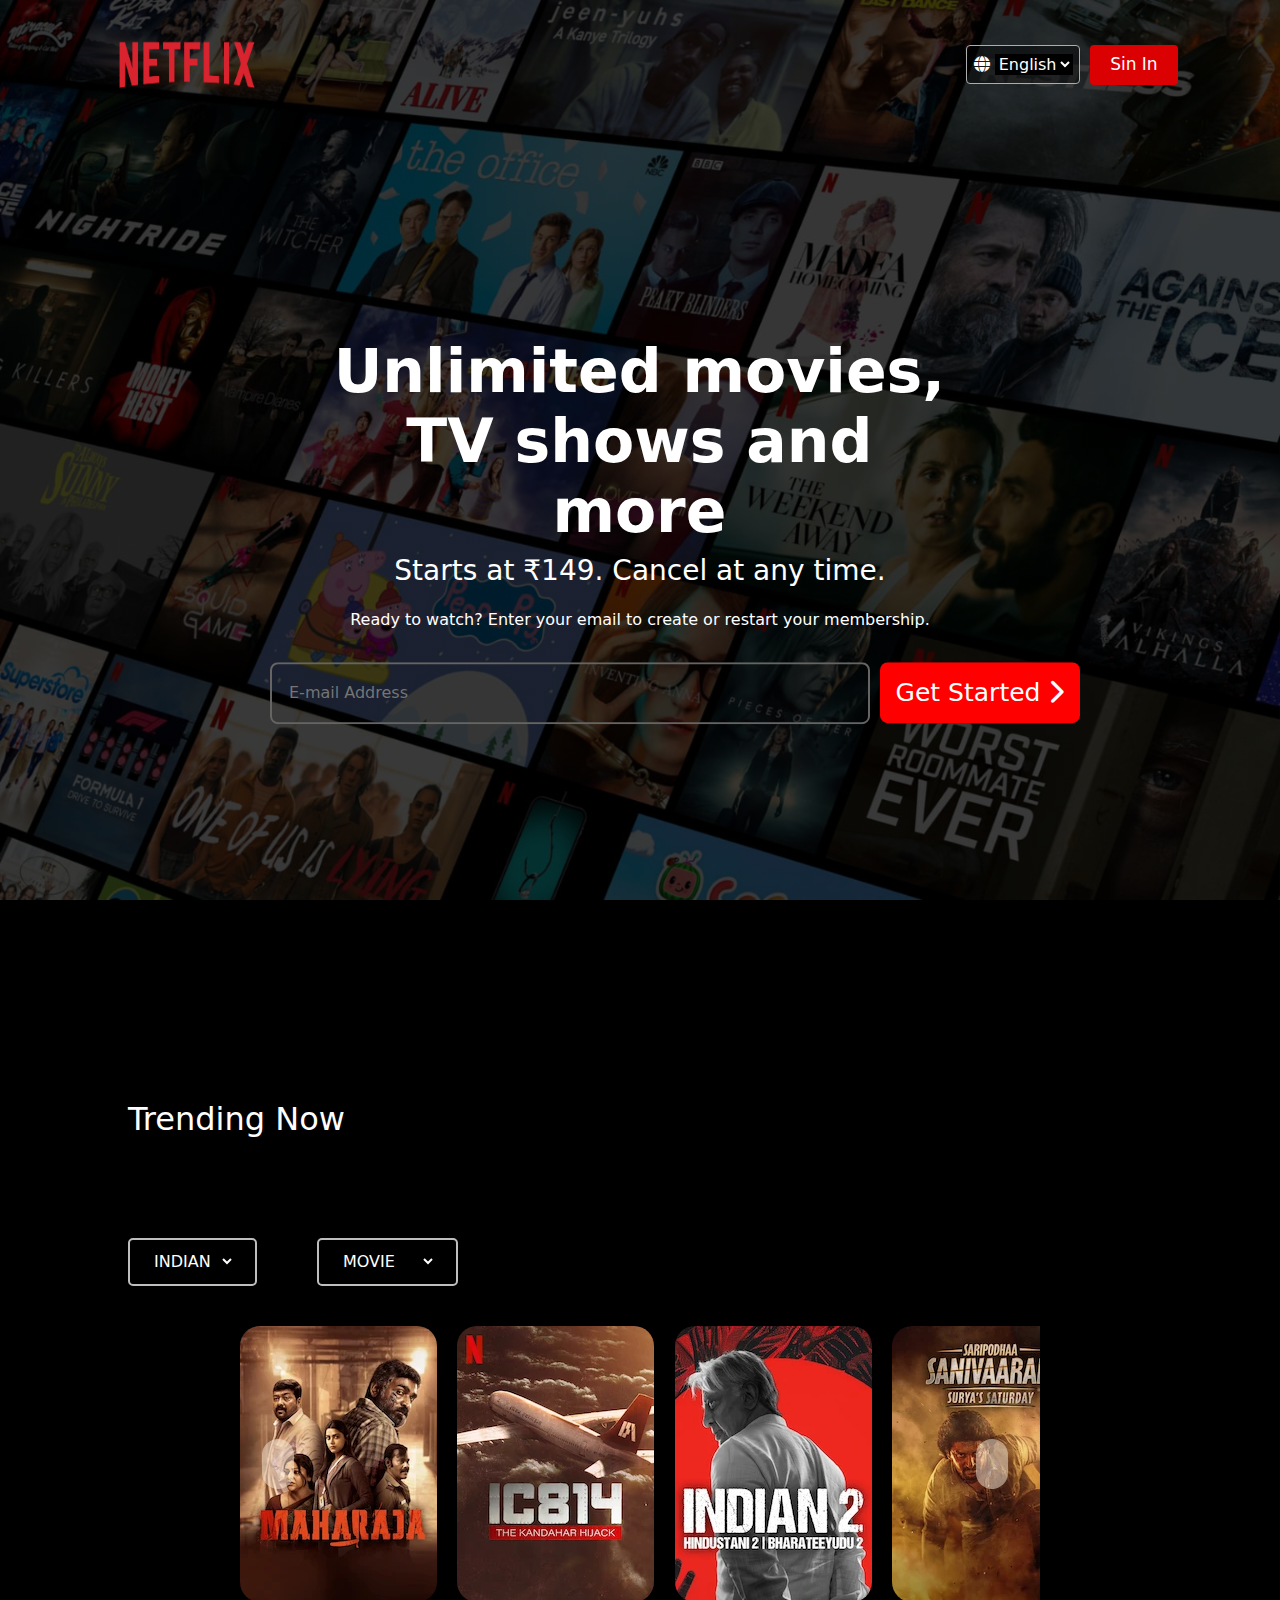
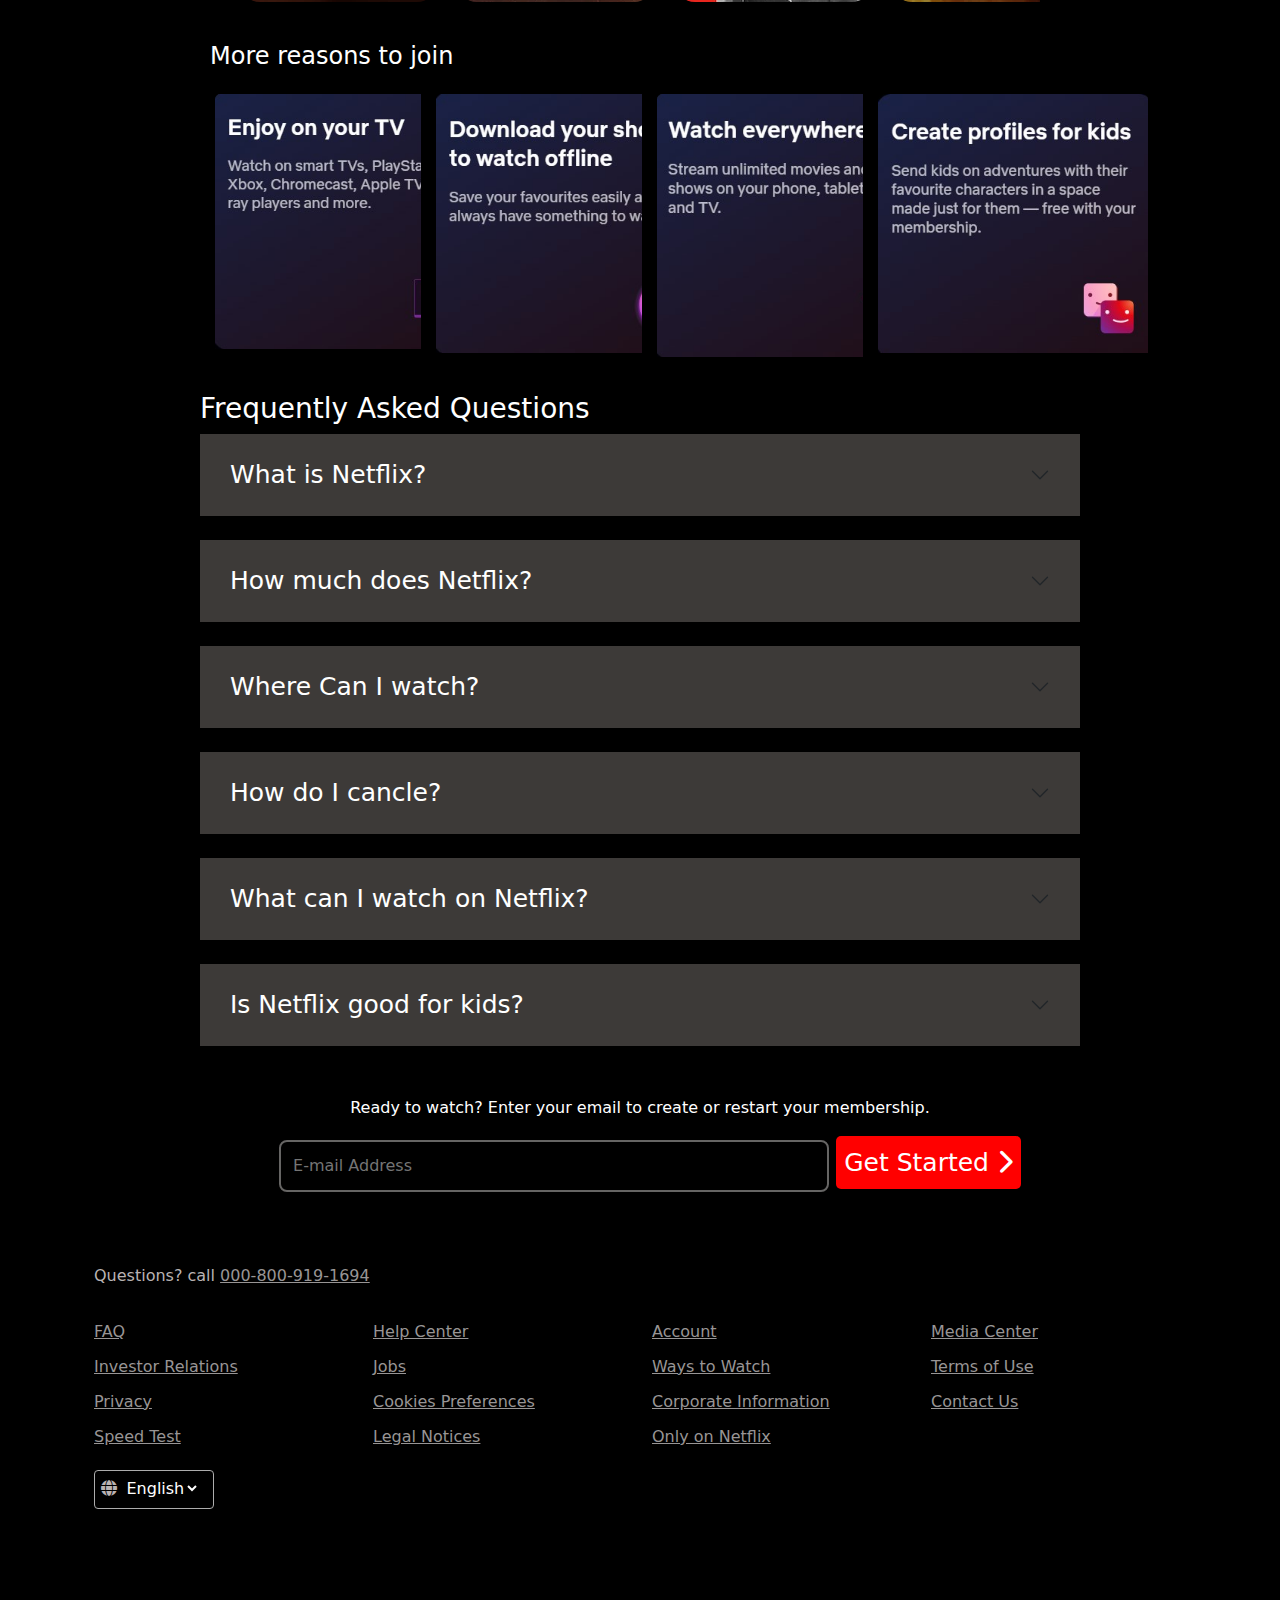
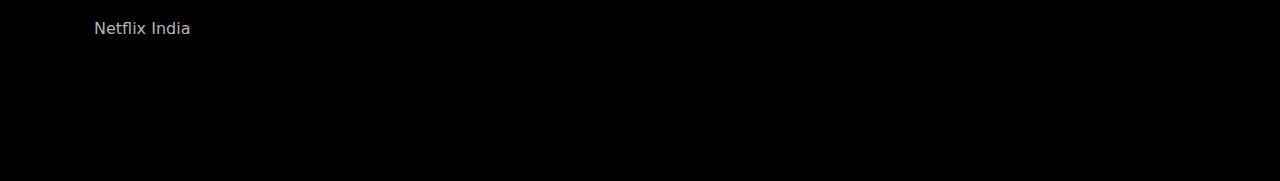
<file: index.html>
<!DOCTYPE html>
<html lang="en">
<head>
    <meta charset="UTF-8">
    <meta name="viewport" content="width=device-width, initial-scale=1.0">
    <title>Document</title>
    <link rel="stylesheet" href="style.css">
    <link rel="stylesheet" href="https://cdnjs.cloudflare.com/ajax/libs/font-awesome/6.2.1/css/all.min.css">
    <link href="https://cdn.jsdelivr.net/npm/bootstrap@5.3.3/dist/css/bootstrap.min.css" rel="stylesheet" integrity="sha384-QWTKZyjpPEjISv5WaRU9OFeRpok6YctnYmDr5pNlyT2bRjXh0JMhjY6hW+ALEwIH" crossorigin="anonymous">
     <script src="https://cdn.jsdelivr.net/npm/bootstrap@5.3.3/dist/js/bootstrap.bundle.min.js" integrity="sha384-YvpcrYf0tY3lHB60NNkmXc5s9fDVZLESaAA55NDzOxhy9GkcIdslK1eN7N6jIeHz" 
    crossorigin="anonymous"></script> 
  </head>
<body>
     <div class="top"> 
       <nav>
        <img src="net logo.png" class="logo">
        <div style="display: flex;">
          <div class="nav__item">
            <div class="dropdown__container">
              <i class="fas fa-globe" style="color: white;"></i>
              <select style="background-color: black; color: white; border: none;"
                name="languages"
                id="languagesSelect"
                class="language__drop__down"
              >
                <option value="english" selected>English</option>
                <option value="hindi">Hindi</option>
              </select>
            </div>
          </div>
        <button><a href="login.html" style="text-decoration: none; color: white; font-size: 17px;">Sin In</a></button>
        </div>
       </nav>
       <div class="h-content">
           <h1>Unlimited movies, TV shows and more</h1>
           <h3>Starts at ₹149. Cancel at any time.</h3>
           <p>Ready to watch? Enter your email to create or restart your membership.
        </p>

        <form class="email">
            <div>
            <input placeholder="E-mail Address" id="email" type="email" style="width: 600px;">
            </div>
            <div class="but">
            <button type="submit" onclick="sign()" style="width: 200px;">Get Started <i class="fa-solid fa-chevron-right"></i></button>
            </div>
        </form>
       </div>
    </div>


    <div class="cards" style="background-color: black;">
      <div class="sl">
        <div class="butten" > 
         <h2 style="padding-top: 200px;">Trending Now</h2>  
         <div class="li">
         <div class="oc"> 
         <select
         name="languages"
         id="languagesSelect"
         class="language__drop__down"
         style="background-color: black; color: white; border: none;"
 
       >
         <option value="english" selected>INDIAN</option>
         <option value="hindi">GLOBAL</option>
       </select>
      </div>
       <div class="oc"> 
        <select
       name="languages"
       id="languagesSelect"
       class="language__drop__down"
       style="background-color: black; color: white;border: none; "
     >
       <option value="english" selected>MOVIE</option>
       <option value="hindi">TV SHOW</option>
     </select>
    </div>
    </div>

        </div>
      </div>

             <div class="slide">

        <div id="carouselExample" class="carousel slide">
            <div class="carousel-inner">
              <div class="carousel-item active">
               <div class="cards d-flex" id="cards">
                <img src="maharaja.webp" >&nbsp;&nbsp;&nbsp;&nbsp;
                <img src="icb14.webp" >&nbsp;&nbsp;&nbsp;&nbsp;
                <img src="indian-2.webp" >&nbsp;&nbsp;&nbsp;&nbsp;
                <img src="sanivaaram.webp" >&nbsp;&nbsp;&nbsp;&nbsp;
                <img src="great indian.webp" >&nbsp;&nbsp;&nbsp;&nbsp;
               </div>
              </div>
              <div class="carousel-item">
                <div class="cards d-flex" id="cards">
                  <img src="ulaja.webp" >&nbsp;&nbsp;&nbsp;&nbsp;
                  <img src="indian-2.webp" >&nbsp;&nbsp;&nbsp;&nbsp;
                  <img src="sex life.webp" >&nbsp;&nbsp;&nbsp;&nbsp;
                  <img src="kalki.webp" >&nbsp;&nbsp;&nbsp;&nbsp;
                  <img src="secter 36.webp" >
                 </div>
              </div>
              
            </div>
            <button class="carousel-control-prev" type="button" data-bs-target="#carouselExample" data-bs-slide="prev">
              <span class="carousel-control-prev-icon" style="background-color: antiquewhite;
              height: 50px;border-radius: 20px;margin-right: 10px;" aria-hidden="true"></span>
              <span class="visually-hidden">Previous</span>
            </button>
            <button class="carousel-control-next" type="button" data-bs-target="#carouselExample" data-bs-slide="next">
              <span class="carousel-control-next-icon" style="background-color: antiquewhite;border-radius: 20px;
              height: 50px; margin-right: 10px;" aria-hidden="true"></span>
              <span class="visually-hidden">Next</span>
            </button>
         
          </div>
       
        </div>
    </div>

   <div class="sec" style="background-color: black;">
   
   
      <h4 style="color: white; background-color: black; margin-left: 210px;">More reasons to join</h4>

    <div class="row row-cols-1 row-cols-md-4 g-1 " style="background-color:
     black; padding-left: 200px; padding-right: 200px;" >
     
      <div class="col" style="border: none;">
        <div class="card" style="border: none;padding: 15px ; background-color: black;  width: 300px;">
          <img src="tv.jpg" class="card-img-top" alt="...">
         
        </div>
      </div>
      <div class="col" style="border: none;">
        <div class="card"  style="border: none;padding: 15px ; background-color: black; width: 300px;">
          <img src="down.jpg" class="card-img-top" alt="...">
         
        </div>
      </div>
      <div class="col"  style="border: none;">
        <div class="card"  style="border: none;padding: 15px ; background-color: black; width: 300px;">
          <img src="toruch.jpg" class="card-img-top" alt="...">
         
        </div>
      </div>
      <div class="col"  style="border: none;">
        <div class="card"  style="border: none ;padding: 15px ; background-color: black; width: 300px;">
          <img src="emoji.jpg" class="card-img-top" alt="...">
         
        </div>
      </div>
    </div>
   </div>
    <div class="according" style="padding-left: 200px; padding-right: 200px;">
        <h3 style="color: white;">Frequently Asked Questions</h3>
    <div class="accordion accordion-flush" id="accordionFlushExample">  
         <div class="accordion-item"  style="background-color: rgb(61, 58, 56);padding: 10px;border-bottom: none;">
          <h2 class="accordion-header" >
            <button class="accordion-button collapsed" id="accod"  style="background-color: rgb(61, 58, 56);
            color: white; font-size:25px;" type="button" data-bs-toggle="collapse" data-bs-target="#flush-collapseOne" aria-expanded="false" aria-controls="flush-collapseOne">
              What is Netflix?
            </button>
          </h2>
          <div id="flush-collapseOne" class="accordion-collapse collapse"  style="background-color: rgb(61, 58, 56);
            color: white;" data-bs-parent="#accordionFlushExample">
            <div class="accordion-body">Netflix is a streaming service that offers a wide variety of award-winning TV shows, movies, anime, documentaries and more – on thousands of internet-connected devices.
             You can watch as much as you want, whenever you want, without a single ad – all for one low monthly price. There's always something new to discover, and new TV shows and movies are added every week!</div>
          </div>
        </div>&nbsp;
        <div class="accordion-item"  style="background-color: rgb(61, 58, 56);padding: 10px;border-bottom: none;">
          <h2 class="accordion-header">
            <button class="accordion-button collapsed" type="button"  style="background-color: rgb(61, 58, 56);
            color: white; font-size: 25px;" data-bs-toggle="collapse" data-bs-target="#flush-collapseTwo" aria-expanded="false" aria-controls="flush-collapseTwo">
              How much does Netflix?
            </button>
          </h2>
          <div id="flush-collapseTwo" class="accordion-collapse collapse"  style="background-color: rgb(61, 58, 56);
            color: white;" data-bs-parent="#accordionFlushExample">
            <div class="accordion-body">Watch Netflix on your smartphone, tablet, Smart TV, laptop, or streaming device, all for one fixed monthly fee. Plans range from ₹149 to ₹649 a month. No extra costs, no contracts.</div>
          </div>
        </div>&nbsp;
        <div class="accordion-item"  style="background-color: rgb(61, 58, 56);padding: 10px;border-bottom: none;">
          <h2 class="accordion-header">
            <button class="accordion-button collapsed" type="button"  style="background-color: rgb(61, 58, 56);
            color: white;font-size: 25px;" data-bs-toggle="collapse" data-bs-target="#flush-collapseThree" aria-expanded="false" aria-controls="flush-collapseThree">
              Where Can I watch?
            </button>
          </h2>
          <div id="flush-collapseThree" class="accordion-collapse collapse"  style="background-color: rgb(61, 58, 56);
            color: white;"  data-bs-parent="#accordionFlushExample">
            <div class="accordion-body">Watch anywhere, anytime. Sign in with your Netflix account to watch instantly on the web at netflix.com from your personal computer or on any internet-connected device that offers the Netflix app, including smart TVs, smartphones, tablets, streaming media players and game consoles.
    
              You can also download your favourite shows with the iOS or Android app. Use downloads to watch while you're on the go and without an internet connection. Take Netflix with you anywhere.</div>
          </div>
        </div>&nbsp;
        <div class="accordion-item"  style="background-color: rgb(61, 58, 56);padding: 10px;border-bottom: none;">
          <h2 class="accordion-header">
            <button class="accordion-button collapsed" type="button" style="background-color: rgb(61, 58, 56);
            color: white;font-size: 25px;" data-bs-toggle="collapse" data-bs-target="#flush-collapseFour" aria-expanded="false" aria-controls="flush-collapseOne">
              How do I cancle?
            </button>
          </h2>
          <div id="flush-collapseFour" class="accordion-collapse collapse"  style="background-color: rgb(61, 58, 56);
            color: white;" data-bs-parent="#accordionFlushExample">
            <div class="accordion-body">Netflix is flexible. There are no annoying contracts and no commitments. You can easily cancel your account online in two clicks. There are no cancellation fees – start or stop your account anytime.</div>
          </div>
        </div>&nbsp;
        <div class="accordion-item"  style="background-color: rgb(61, 58, 56);padding: 10px;border-bottom: none;">
          <h2 class="accordion-header">
            <button class="accordion-button collapsed" type="button" style="background-color: rgb(61, 58, 56);
            color: white; font-size: 25px;" data-bs-toggle="collapse" data-bs-target="#flush-collapseFive" aria-expanded="false" aria-controls="flush-collapseOne">
              What can I watch on Netflix?
            </button>
          </h2>
          <div id="flush-collapseFive" class="accordion-collapse collapse"  style="background-color: rgb(61, 58, 56);
            color: white;" data-bs-parent="#accordionFlushExample">
            <div class="accordion-body">Netflix has an extensive library of feature films, documentaries, TV shows, anime, award-winning Netflix originals, and more. Watch as much as you want, anytime you want.</div>
          </div>
        </div>&nbsp;
        <div class="accordion-item"  style="background-color: rgb(61, 58, 56);padding: 10px;border-bottom: none;">
          <h2 class="accordion-header">
            <button class="accordion-button collapsed" type="button" style="background-color: rgb(61, 58, 56);
            color: white;font-size: 25px;" data-bs-toggle="collapse" data-bs-target="#flush-collapsesix" aria-expanded="false" aria-controls="flush-collapseOne">
              Is Netflix good for kids?
            </button>
          </h2>
          <div id="flush-collapsesix" class="accordion-collapse collapse"  style="background-color: rgb(61, 58, 56);
            color: white;" data-bs-parent="#accordionFlushExample">
            <div class="accordion-body">The Netflix Kids experience is included in your membership to give parents control while kids enjoy family-friendly TV shows and films in their own space.
    
              Kids profiles come with PIN-protected parental controls that let you restrict the maturity rating of content kids can watch and block specific titles you don’t want kids to see.</div>
          </div>
        </div>
      </div>
    </div>

    <div class="log">

      <p>Ready to watch? Enter your email to create or restart your membership.</p>

      <input id="mail" placeholder="E-mail Address" type="email">
      <button type="submit" onclick="log()" >Get Started  <i class="fa-solid fa-chevron-right"></i></button>
    </div>

      
<footer  style="background-color: black; color:rgb(185, 179, 179);">
 
  <div class="container p-4">
   
 
     
      <div class="row">

        <h6>Questions? call <a href="" onclick="num()">000-800-919-1694</a></h6><br><br>
      
        <div class="col-lg-3 col-md-6 mb-4 mb-md-0">
        
          <ul class="list-unstyled " id="links">
            <li>
              <a  class="text" href="https://help.netflix.com/en/node/412">FAQ</a>
            </li>
            <li>
              <a class="text" href="http://ir.netflix.com/">Investor Relations</a>
            </li>
            <li>
              <a class="text" href="https://help.netflix.com/legal/privacy">Privacy</a>
            </li>
            <li>
              <a class="text" href="https://fast.com/">Speed Test</a>
            </li>
          </ul>
        </div>
      
        <div class="col-lg-3 col-md-6 mb-4 mb-md-0">
         

          <ul class="list-unstyled mb-0" id="links">
            <li>
              <a class="text" href="https://help.netflix.com/">Help Center</a>
            </li>
            <li>
              <a class="text" href="https://jobs.netflix.com/jobs">Jobs</a>
            </li>
            <li>
              <a class="text" href="https://www.netflix.com/in/#">Cookies Preferences</a>
            </li>
            <li>
              <a class="text" href="https://help.netflix.com/legal/notices">Legal Notices</a>
            </li>
          </ul>
        </div>
        
        <div class="col-lg-3 col-md-6 mb-4 mb-md-0">
         

          <ul class="list-unstyled mb-0" id="links">
            <li>
              <a class="text" href="https://www.netflix.com/youraccount">Account</a>
            </li>
            <li>
              <a class="text" href="https://www.netflix.com/watch">Ways to Watch</a>
            </li>
            <li>
              <a class="text" href="https://help.netflix.com/legal/corpinfo">Corporate Information</a>
            </li>
            <li>
              <a class="text" href="https://www.netflix.com/in/browse/genre/839338">Only on Netflix</a>
            </li>
          </ul>
        </div>


        <div class="col-lg-3 col-md-6 mb-4 mb-md-0">
         

          <ul class="list-unstyled mb-0" id="links">
            <li>
              <a class="text" href="https://media.netflix.com/">Media Center</a>
            </li>
            <li>
              <a class="text" href="https://help.netflix.com/legal/termsofuse">Terms of Use</a>
            </li>
            <li>
              <a class="text" href="https://help.netflix.com/contactus">Contact Us</a>
            </li>
           
          </ul>
        </div>
      
      </div>


      <div class="dropdown__container" style="width: 120px; ">
        <i class="fas fa-globe"></i>
        <select
       style="background-color: black; color: white;border: none; "
          name="languages"
          id="languagesSelect"
          class="language__drop__down"
         
        >
          <option value="english" selected>English</option>
          <option value="hindi">Hindi</option>
        </select>
      </div>
         <br><br>
      <p style="padding-top: 60px; padding-bottom: 100px;">Netflix India</p>
     
   
   
  </div>
  


   
</footer>


 </body>


  <script>


    function sign(){
  
  var email= document.getElementById("email").value;
  

  
      if( email == "net@gmail.com"){

      alert("Login Succesful")
    }

}


function log(){
  
  var mail= document.getElementById("mail").value;
  

  
      if( mail == "net@gmail.com"){

      alert("Login Succesful")
    }

}


  
   </script> 

</html>
</file>
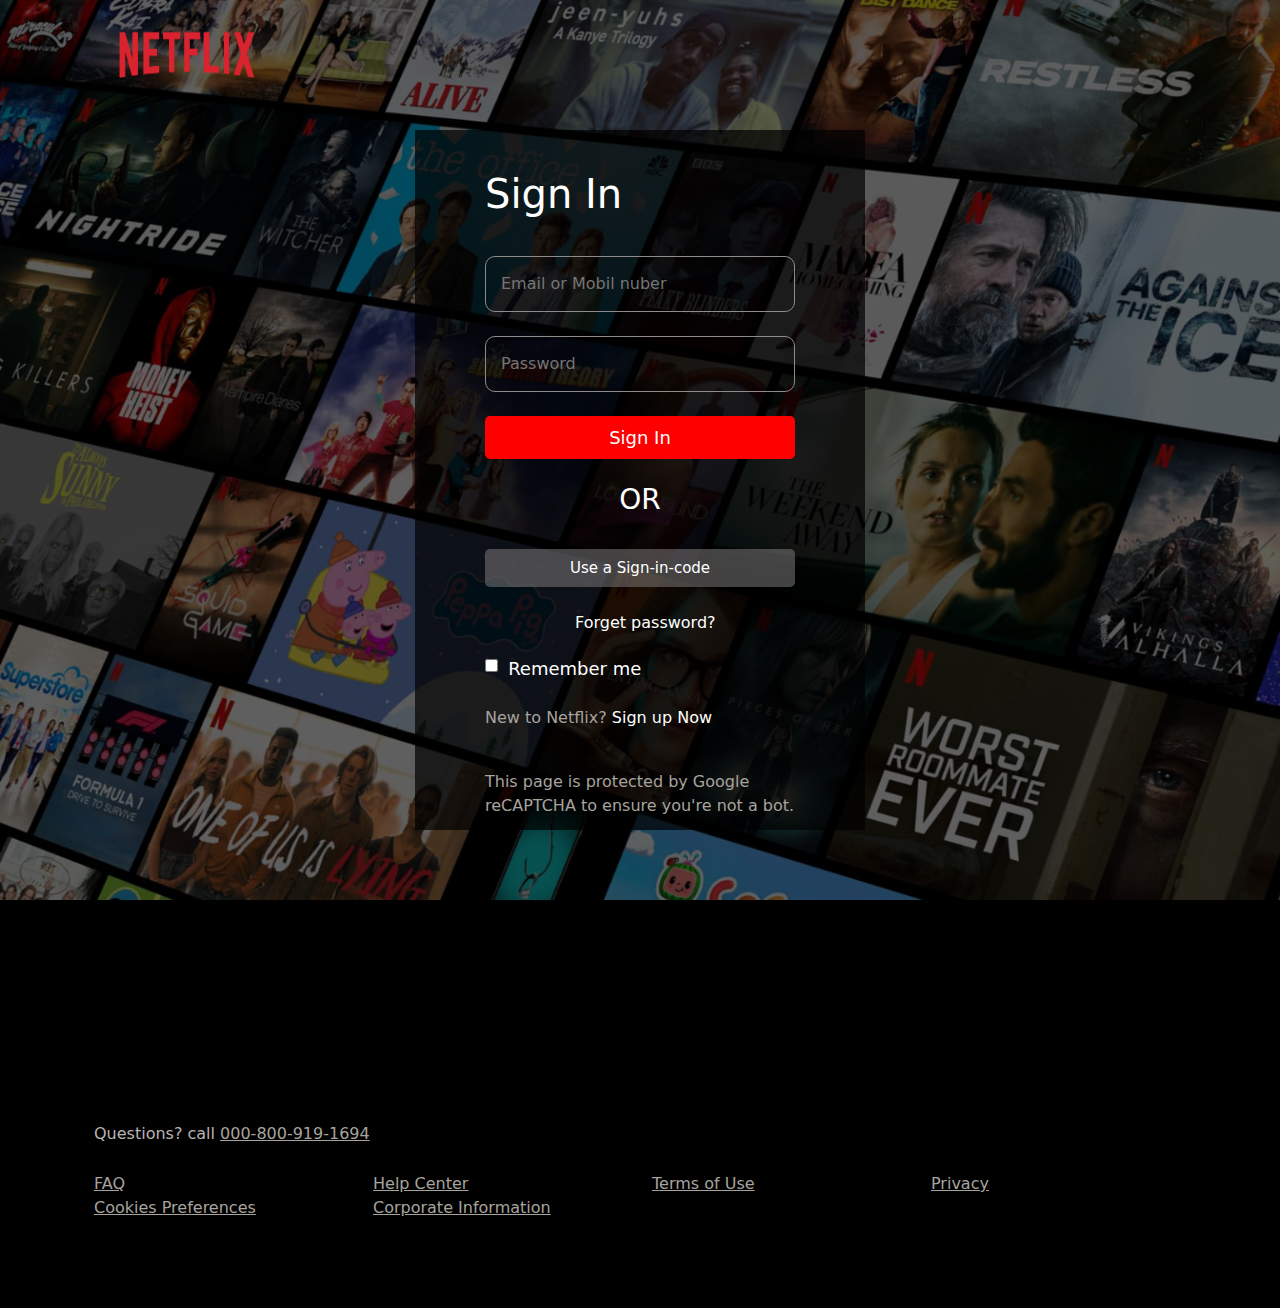
<file: login.html>
<!DOCTYPE html>
<html lang="en">
<head>
    <meta charset="UTF-8">
    <meta name="viewport" content="width=device-width, initial-scale=1.0">
    <title>login page</title>
    <link rel="stylesheet" href="login.css">
    <link href="https://cdn.jsdelivr.net/npm/bootstrap@5.3.3/dist/css/bootstrap.min.css" rel="stylesheet" integrity="sha384-QWTKZyjpPEjISv5WaRU9OFeRpok6YctnYmDr5pNlyT2bRjXh0JMhjY6hW+ALEwIH" 
  crossorigin="anonymous">

</head>
<body>
    <div class="top">
        <nav>
           <a href="index.html"> <img src="net logo.png" class="logo"></a>
        </nav>
    </div>

   
    <div class="box ">
        <h1>Sign In</h1>


        <input id="email" style="margin-top: 30px;" placeholder="Email or Mobil nuber" type="email">
        <br><br>

        <input id="pass" placeholder="Password" type="password">
        <br><br>
        <button type="submit" onclick="sign()">Sign In</button>
          <br><br>
        <h3 style="text-align: center;">OR</h3>
        <br>
        <button id="bu">Use a Sign-in-code</button>
           <br><br>
        <a style="margin-left: 90px;" href="https://www.netflix.com/in/LoginHelp">Forget password?</a>
        
        <div class="rem">
       <input  type="checkbox">&nbsp;&nbsp;
       <label>Remember&nbsp;me</label>
        </div>
          <br>
        <p>New to Netflix? <span><a href="index.html">Sign up Now</a></span></p>
        <br>
       
        <p>This page is protected by Google reCAPTCHA to ensure you're not a bot.</p>
    </div> 
    

    <div class="foot">
        <footer  style="background-color: black; color:rgb(185, 179, 179);">
    
            <div class="container p-4">
             
           
               
                <div class="row">
          
                  <h6>Questions? call <a href="" onclick="num()">000-800-919-1694</a></h6><br><br>
                
                  <div class="col-lg-3 col-md-6 mb-4 mb-md-0">
                  
                    <ul class="list-unstyled " id="links">
                      <li>
                        <a  class="text" href="https://help.netflix.com/en/node/412">FAQ</a>
                      </li>
                        <li>
                          <a class="text" href="https://www.netflix.com/in/#">Cookies Preferences</a>
                        </li>
                    </ul>
                  </div>
                
                  <div class="col-lg-3 col-md-6 mb-4 mb-md-0">
                   
          
                    <ul class="list-unstyled mb-0" id="links">
                      <li>
                        <a class="text" href="https://help.netflix.com/">Help Center</a>
                      </li>
                      <li>
                        <a class="text" href="https://help.netflix.com/legal/corpinfo">Corporate Information</a>
                      </li>
                     
                    
                    </ul>
                  </div>
                  
                  <div class="col-lg-3 col-md-6 mb-4 mb-md-0">
                   
          
                    <ul class="list-unstyled mb-0" id="links">
                      <li>
                        <a class="text" href="https://www.netflix.com/youraccount">Terms of Use</a>
                      </li>
                    
                    </ul>
                  </div>
          
          
                  <div class="col-lg-3 col-md-6 mb-4 mb-md-0">
                   
          
                    <ul class="list-unstyled mb-0" id="links">
                      <li>
                        <a class="text" href="https://media.netflix.com/">Privacy</a>
                      </li>
                      
                     
                    </ul>
                  </div>
                
                </div>
                   <br><br>
               
             
             
            </div>
            
          
          
             
          </footer>
    </div>
   
  
</body>
<script>
   
 function sign(){
  
    var email= document.getElementById("email").value;
    var pass=document.getElementById("pass").value;

    
      if( email == "net@gmail.com" && pass == "Netlify"){

         alert("Login Succesful")
         window.location.href= "index.html"
      }

 }


 
</script>

</html>
</file>
<file: style.css>
*{
    margin: 0;
    padding: 0;
    box-sizing: border-box;
}
body{
   background: #000;
   color: #fff;
}
.top{
    height: 100vh;
    width: 100%;
    background-image: linear-gradient( rgba(0,0,0,0.7),rgba(0,0,0,0.7)),url(bac\ .png);
    background-size: cover;
    background-position: center;
    padding:  10px 8%;
}

.logo{
    height: 90px;
    width: 170px;
    cursor: pointer;
}
nav{
    display: flex;
    align-items: center;
    justify-content: space-between;
    padding: 10px 0;
}
nav button{
    border: 0;
    outline: 0;
    background: #db0001;
    color: white;
    padding: 7px 20px;
    font-size: 12px;
    border-radius: 4px;
    margin-left: 10px;
    cursor: pointer;
}
.languvage-btn{
    display: inline;
    align-items: center;
    background: transparent;
    padding: 7px 10px;
    border: 1px solid white;
    width: 100px;

}
.h-content{
    position: absolute;
    top: 50%;
    left: 50%;
    transform: translate(-50%,-50%);
    text-align: center;
    margin-top: 80px;
    color: white;

}

  
.sl{
    position: relative;
    top: 0;
    background-color: black;
  
    margin-left: 10%;
 
   
   }
  .li{
   margin-top: 100px;
   display: flex;
   gap: 60px;
  
 
  }
  .oc{
   padding: 10px;
   padding-left: 20px;
   padding-right: 20px;
   border: 2px solid rgb(190, 190, 190);
   border-radius: 5px;
 }
 
 
.dropdown__container {
    border: 1px solid rgb(173, 173, 173);
    padding: 0.4rem;
    border-radius: 4px;
    background: rgba(0, 0, 0, 0.4);
  }
.h-content h1{
    font-size: 60px;
    margin-left: 13%;
    font-weight: bolder;
    line-height: 70px;
    max-width: 650px;

}
.h-content h3{
    font-weight: 400;
    margin-bottom: 20px;
}
.email{
     
    border-radius: 6px;
    display: flex;
    align-items: center;
    margin-top: 30px;
    overflow: hidden;
    gap: 10px;
    margin-left: 50px;
    
}
.email input{
    flex: 1;
    border: 2px solid rgb(102, 101, 100);
    outline: 0;
    margin-left: 20px;
    padding: 17px;
    border-radius: 8px;
    background: transparent;
    width: 320px;
    color: white;

}
.email button{
     background: red;
     border: 0;
     outline: 0;
     color: white;
     font-size: 25px;
     cursor: pointer;
     padding: 12px;
     border-radius: 8px;
     
}
.cards{
    background-color: black;
    color: white;
   
}

.cards h3{
    padding-top: 40px;
    margin-left: 150px;
}
.slide{
    margin-left: 100px;
    margin-right: 100px;
    padding: 20px;   
}

.according{
    padding-top: 20px;
    background-color: #000;
    padding-left: 150px;
    padding-right: 100px;
}
.log{
    background-color: #000;
    color: #fff;
    padding-top: 50px;
    text-align: center;
      
}
.log input{
    flex: 1;
    border: 2px solid rgb(102, 101, 100);
    outline: 0;
    margin-left: 20px;
    padding: 12px;
    border-radius: 8px;
    background: transparent;
    width: 550px;
    color: white;
}

.log button{
    background: red;
    border: 0;
    outline: 0;
    color: white;
    font-size: 25px;
    cursor: pointer;
    padding: 8px;
    border-radius: 5px;
    margin-left: 2px;
    
    
}
footer a{
    color: rgb(152, 149, 149);
}
footer{
    padding-top: 50px;
}
#links{
    line-height: 35px;
}
#cards img{
   border-radius: 20px;
}
#cards img:hover{
    transform: scale(1.1);
    transition: 1s;
    
}
</file>
<file: login.css>
*{
    margin: 0;
    padding: 0;
    box-sizing: border-box;
}
.top{
    height: 100vh;
    width: 100%;
    background-image: linear-gradient( rgba(0,0,0,0.5),rgba(0,0,0,0.5)), url(bac\ .png);
    background-size: cover;
    background-position: center;
    padding:  10px 8%;

}
.logo{
    height: 90px;
    width: 170px;
    cursor: pointer;
}
.box{
    color: white;
    width: 450px;
    height: 700px;
    position: absolute;
    top: 50%;
    left: 50%;
    transform: translate(-50%,-50%);
    padding-left: 70px;
    padding-right: 70px;
    padding-top:40px ;
    margin-top: 30px;
    background-image: linear-gradient( rgba(0,0,0,0.7),rgba(0,0,0,0.7))
    
}
.box input{
    padding: 15px;
    background-color: transparent;
    border: none;
    width: 100%;
    border: 1px solid rgb(143, 139, 139);
    color: white;
    border-radius: 10px;
}
.box button{
    width: 100%;
    padding: 8px;
    font-size: large;
     background-color: red;
    color: white;
    border-radius: 5px;
    border: none;
    outline: none;
}
#bu{
    background-color: transparent;
   font-size: 15px;
    background-image: linear-gradient( rgba(134, 130, 130, 0.5),rgba(134,130,130,0.5));
}
.box a{
     text-decoration: none;
     color: white;
}
.box a:hover{
    border-bottom: 2px solid;
    color: rgb(188, 185, 180);
}
#bu:hover{
    background-image: linear-gradient( rgba(134, 130, 130, 0.5),rgba(134,130,130,0.5));  
    opacity: 0.80; 
}
.box button:hover{
    opacity: 0.80;
}
.rem{
    display: flex;
    margin-right: 200px;
    margin-top: 20px;

}
.rem input{
    height: 15px;
    margin-top: 3px;
}
.rem label{
    font-size: large;
}
.box p{
    color: rgb(167, 163, 158);
}
.box h5{
    color: rgb(153, 155, 155);
}
.foot footer{
  padding-top: 200px;
}
.foot a{
    color: rgb(167, 163, 158);
}
</file>
